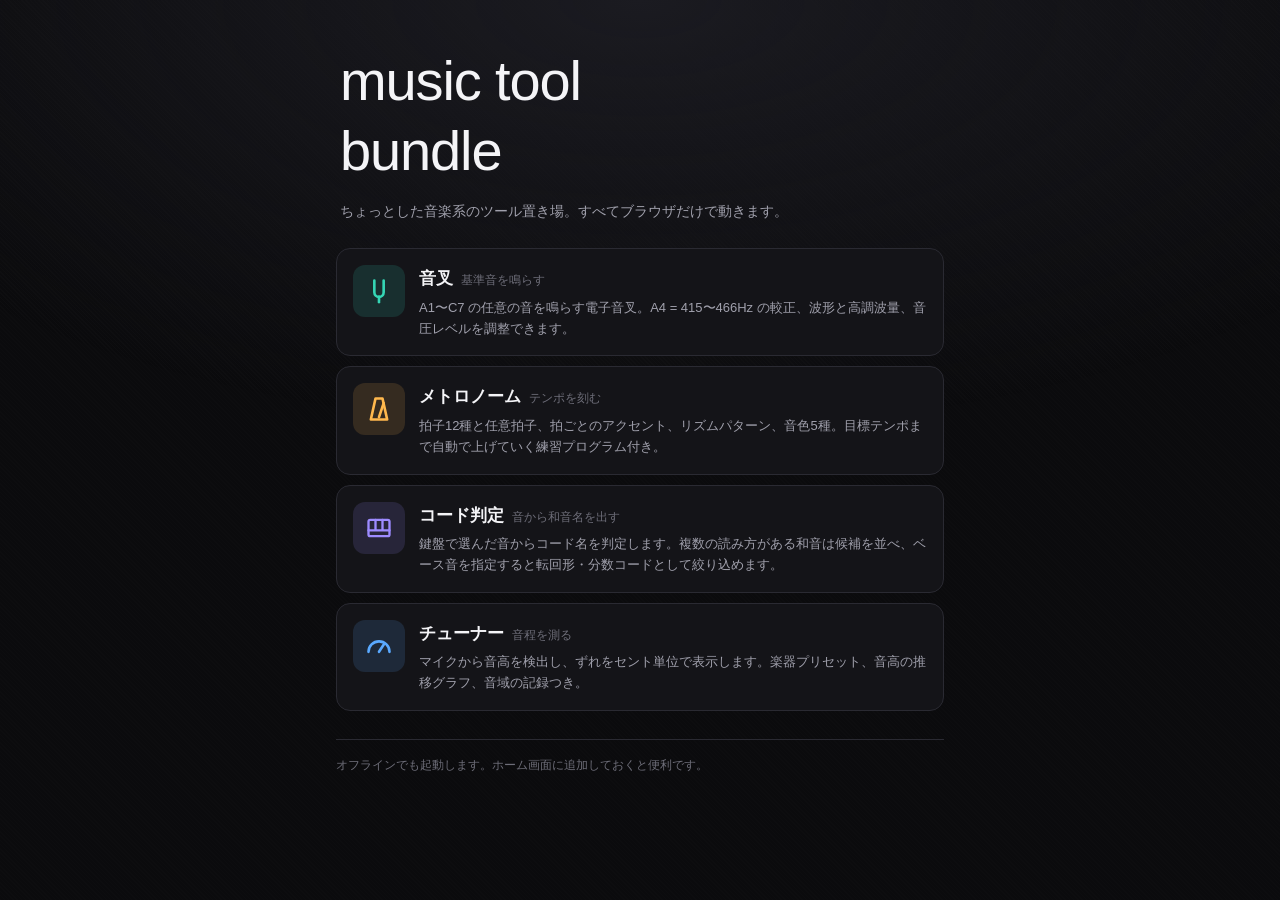
<file: index.html>
<!doctype html>
<html lang="ja">
  <head>
    <meta charset="utf-8" />
    <meta name="viewport" content="width=device-width, initial-scale=1, viewport-fit=cover" />
    <title>music tool bundle</title>
    <meta name="description" content="ちょっとした音楽系ツールをまとめたウェブアプリ。" />
    <meta name="theme-color" content="#0b0b0d" />
    <meta name="mobile-web-app-capable" content="yes" />
    <meta name="apple-mobile-web-app-status-bar-style" content="black-translucent" />
    <link rel="icon" href="./assets/favicon.svg" type="image/svg+xml" />
    <link rel="manifest" href="./manifest.webmanifest" />
    <link rel="stylesheet" href="./shared/css/base.css" />
    <link rel="stylesheet" href="./home.css" />
  </head>
  <body>
    <main class="shell">
      <header class="home-header">
        <h1>music&nbsp;tool<br />bundle</h1>
        <p>ちょっとした音楽系のツール置き場。すべてブラウザだけで動きます。</p>
      </header>

      <nav class="tool-list" id="tool-list" aria-label="ツール一覧"></nav>

      <footer class="home-footer">
        <p>オフラインでも起動します。ホーム画面に追加しておくと便利です。</p>
      </footer>
    </main>

    <script type="module">
      import { TOOLS } from './shared/js/registry.js';
      import { registerServiceWorker } from './shared/js/pwa.js';

      const list = document.getElementById('tool-list');

      list.replaceChildren(
        ...TOOLS.map((tool) => {
          const ready = tool.status === 'ready';
          const node = document.createElement(ready ? 'a' : 'div');
          node.className = 'tool-card';
          node.style.setProperty('--accent', tool.accent);
          node.dataset.status = tool.status;
          if (ready) node.href = tool.path;

          node.innerHTML = `
            <span class="tool-card__icon">${tool.icon}</span>
            <span class="tool-card__body">
              <span class="tool-card__title">
                ${tool.name}
                <small>${tool.tagline}</small>
                ${ready ? '' : '<em class="tool-card__badge">予定</em>'}
              </span>
              <span class="tool-card__desc">${tool.description}</span>
            </span>`;
          return node;
        })
      );

      registerServiceWorker();
    </script>
  </body>
</html>
</file>
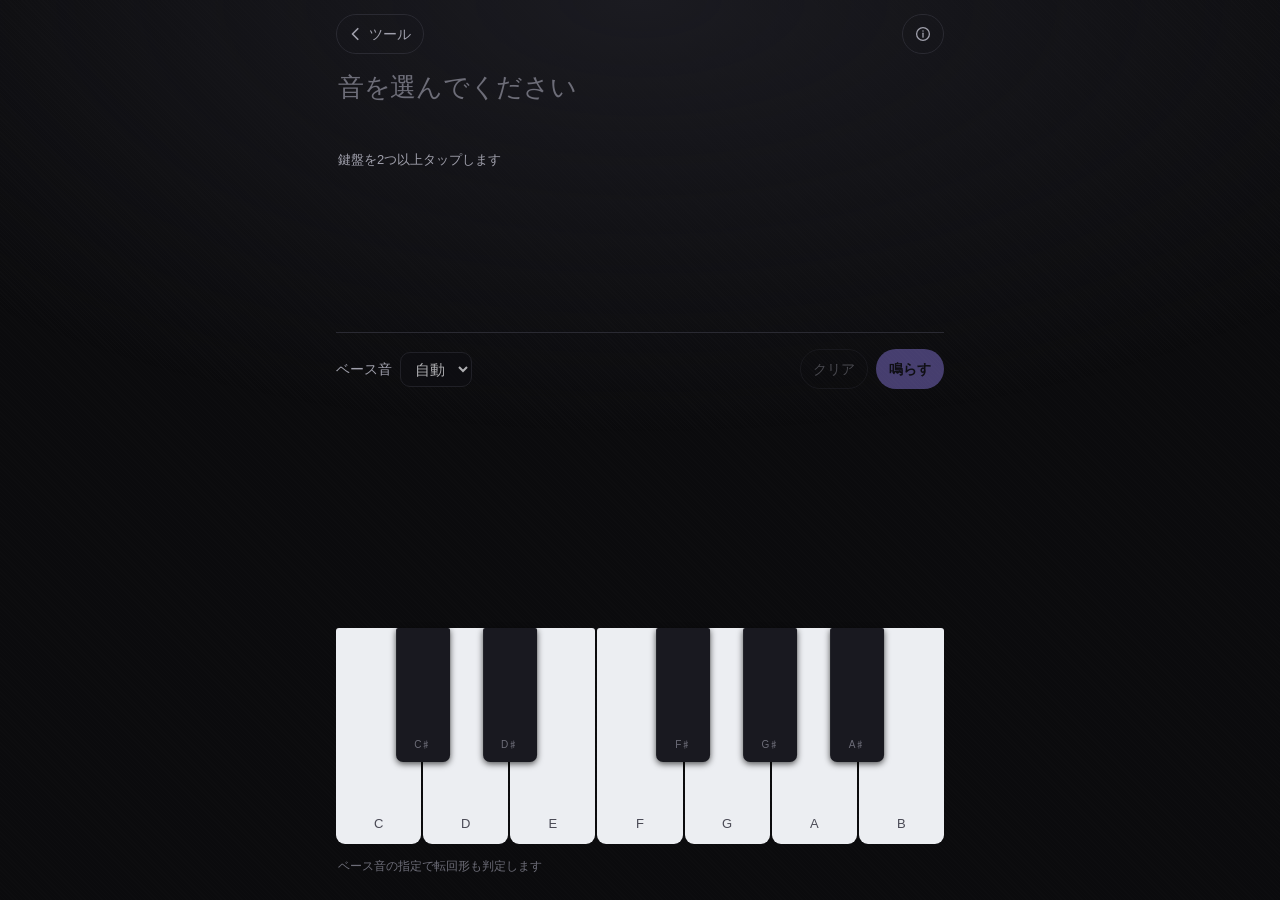
<file: tools/chord-finder/index.html>
<!doctype html>
<html lang="ja">
  <head>
    <meta charset="utf-8" />
    <meta name="viewport" content="width=device-width, initial-scale=1, viewport-fit=cover" />
    <title>コード判定 | music tool bundle</title>
    <meta name="description" content="鍵盤で選んだ音からコード名を判定します。" />
    <meta name="theme-color" content="#0b0b0d" />
    <meta name="mobile-web-app-capable" content="yes" />
    <meta name="apple-mobile-web-app-status-bar-style" content="black-translucent" />
    <link rel="icon" href="../../assets/favicon.svg" type="image/svg+xml" />
    <link rel="manifest" href="../../manifest.webmanifest" />
    <link rel="stylesheet" href="../../shared/css/base.css" />
    <link rel="stylesheet" href="./chord-finder.css" />
  </head>
  <body>
    <main class="shell">
      <header class="topbar">
        <a class="icon-button" href="../../" aria-label="ツール一覧へ戻る">
          <svg width="14" height="14" viewBox="0 0 16 16" fill="none" stroke="currentColor"
               stroke-width="2" stroke-linecap="round" stroke-linejoin="round" aria-hidden="true">
            <path d="M10 2 4 8l6 6" />
          </svg>
          ツール
        </a>
        <span class="topbar__spacer"></span>
        <button class="icon-button" id="info-button" type="button" aria-label="使い方">
          <svg width="16" height="16" viewBox="0 0 20 20" fill="none" stroke="currentColor"
               stroke-width="1.6" aria-hidden="true">
            <circle cx="10" cy="10" r="8" />
            <path d="M10 9v5" stroke-linecap="round" />
            <circle cx="10" cy="6.2" r="0.9" fill="currentColor" stroke="none" />
          </svg>
        </button>
      </header>

      <section class="result" aria-live="polite">
        <p class="result__name" id="chord-name">音を選んでください</p>
        <p class="result__note" id="chord-note">鍵盤を2つ以上タップします</p>
        <ul class="tones" id="tones"></ul>
      </section>

      <section class="alts" data-visible="false" id="alts-section">
        <p class="alts__label">ほかの解釈</p>
        <div class="alts__row" id="alts"></div>
      </section>

      <div class="actions">
        <label class="field__label" for="bass">ベース音</label>
        <select class="select" id="bass"></select>
        <span class="actions__spacer"></span>
        <button class="icon-button" id="clear" type="button">クリア</button>
        <button class="icon-button icon-button--accent" id="play" type="button">鳴らす</button>
      </div>

      <div class="keyboard" id="keyboard"></div>

      <p class="hint" id="hint">ベース音の指定で転回形も判定します</p>
    </main>

    <dialog id="info-dialog">
      <h2>使い方</h2>
      <ul>
        <li>鍵盤をタップして音を選ぶと、その和音の名前を判定します。もう一度タップで解除。</li>
        <li>選んだ音には、表示中のコードでの<strong>度数</strong>（R・3・5・♭7 など）が出ます。</li>
        <li>同じ音の集合でも複数の読み方があります（C6 と Am7 は同じ音）。
          「ほかの解釈」をタップすると、そちらの度数に切り替わります。</li>
        <li><strong>ベース音</strong>を指定すると転回形や分数コード（C/E など）として判定します。</li>
        <li><strong>鳴らす</strong>で和音を確認できます。</li>
      </ul>
      <h2>この画面について</h2>
      <p>
        コード名はオクターブの積み方では変わらず、「どの音名が含まれるか」と
        「ベースが何か」だけで決まります。そこで鍵盤は1オクターブだけにして、
        縦画面でも白鍵が指で押せる幅を確保しています。転回形はベース音の指定で表します。
      </p>
      <p>
        完全に一致するコードが無いときは、5度を省いた形として解釈できるものを探します
        （「5th省略」と表示）。
      </p>
      <button class="icon-button" id="info-close" type="button" autofocus>閉じる</button>
    </dialog>

    <script type="module" src="./chord-finder.js"></script>
  </body>
</html>
</file>
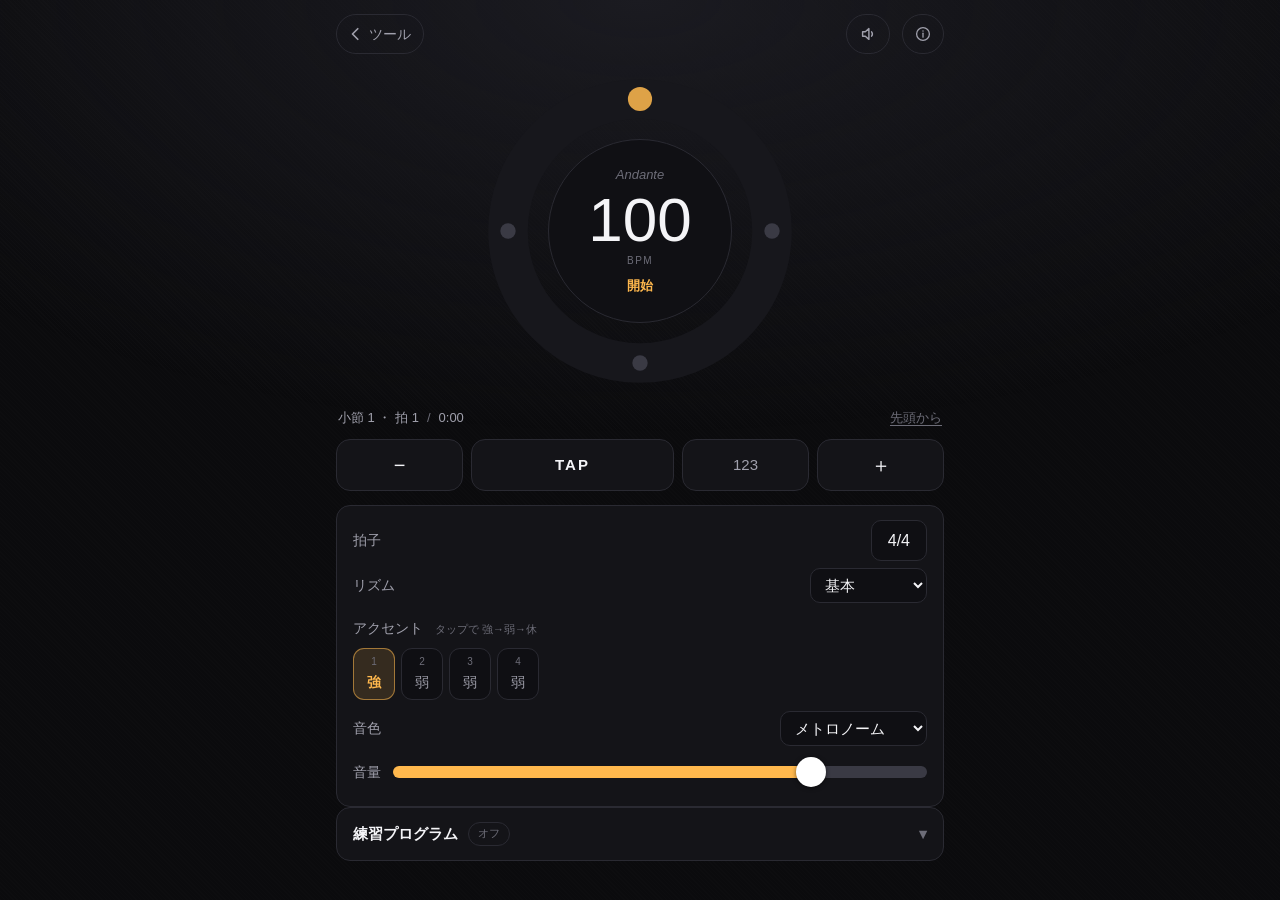
<file: tools/metronome/index.html>
<!doctype html>
<html lang="ja">
  <head>
    <meta charset="utf-8" />
    <meta name="viewport" content="width=device-width, initial-scale=1, viewport-fit=cover" />
    <title>メトロノーム | music tool bundle</title>
    <meta name="description" content="拍子・アクセント・リズムパターン・音色・練習プログラムを備えたメトロノーム。" />
    <meta name="theme-color" content="#0b0b0d" />
    <meta name="mobile-web-app-capable" content="yes" />
    <meta name="apple-mobile-web-app-status-bar-style" content="black-translucent" />
    <link rel="icon" href="../../assets/favicon.svg" type="image/svg+xml" />
    <link rel="manifest" href="../../manifest.webmanifest" />
    <link rel="stylesheet" href="../../shared/css/base.css" />
    <link rel="stylesheet" href="./metronome.css" />
  </head>
  <body>
    <main class="shell">
      <header class="topbar">
        <a class="icon-button" href="../../" aria-label="ツール一覧へ戻る">
          <svg width="14" height="14" viewBox="0 0 16 16" fill="none" stroke="currentColor"
               stroke-width="2" stroke-linecap="round" stroke-linejoin="round" aria-hidden="true">
            <path d="M10 2 4 8l6 6" />
          </svg>
          ツール
        </a>
        <span class="topbar__spacer"></span>
        <button class="icon-button" id="mute" type="button" aria-pressed="false" aria-label="消音">
          <svg width="18" height="18" viewBox="0 0 20 20" fill="none" stroke="currentColor"
               stroke-width="1.6" stroke-linecap="round" stroke-linejoin="round" aria-hidden="true">
            <path d="M4 7.5h3L11 4v12L7 12.5H4z" />
            <path class="mute-cross" d="M14 7.5 18 12M18 7.5 14 12" />
            <path class="mute-wave" d="M14 7.6a4 4 0 0 1 0 4.8" />
          </svg>
        </button>
        <button class="icon-button" id="info-button" type="button" aria-label="使い方">
          <svg width="16" height="16" viewBox="0 0 20 20" fill="none" stroke="currentColor"
               stroke-width="1.6" aria-hidden="true">
            <circle cx="10" cy="10" r="8" />
            <path d="M10 9v5" stroke-linecap="round" />
            <circle cx="10" cy="6.2" r="0.9" fill="currentColor" stroke="none" />
          </svg>
        </button>
      </header>

      <!-- 1小節を円に見立てたダイヤル。リングをなぞるとテンポ、中央で開始／停止 -->
      <div class="dial">
        <svg class="dial__ring" id="ring" viewBox="0 0 300 300" role="slider"
             tabindex="0" aria-label="テンポ" aria-valuemin="20" aria-valuemax="300"
             aria-valuenow="100" aria-valuetext="100 BPM">
          <circle class="dial__groove" cx="150" cy="150" r="120" />
          <g id="markers"></g>
        </svg>

        <button class="dial__center" id="transport" type="button" aria-pressed="false">
          <span class="dial__term" id="term">Moderato</span>
          <span class="dial__bpm" id="bpm">100</span>
          <span class="dial__unit">BPM</span>
          <span class="dial__action" id="transport-label">開始</span>
        </button>
      </div>

      <p class="readout">
        <span id="position">小節 1 ・ 拍 1</span>
        <span class="readout__sep">/</span>
        <span id="elapsed">0:00</span>
        <button class="linkish" id="rewind" type="button">先頭から</button>
      </p>

      <div class="tempo-row">
        <button class="step" id="bpm-down" type="button" aria-label="テンポを下げる">−</button>
        <button class="tap" id="tap" type="button">TAP</button>
        <button class="step step--alt" id="keypad-open" type="button" aria-label="数値で入力">123</button>
        <button class="step" id="bpm-up" type="button" aria-label="テンポを上げる">＋</button>
      </div>

      <section class="panel stack" aria-label="拍子とリズム">
        <div class="field">
          <span class="field__label">拍子</span>
          <button class="value-button" id="meter-open" type="button"><span id="meter-label">4/4</span></button>
        </div>

        <div class="field">
          <label class="field__label" for="pattern">リズム</label>
          <select class="select" id="pattern"></select>
        </div>

        <div class="accents">
          <span class="field__label">アクセント <small>タップで 強→弱→休</small></span>
          <div class="accents__row" id="accents"></div>
        </div>

        <div class="field">
          <label class="field__label" for="voice">音色</label>
          <select class="select" id="voice"></select>
        </div>

        <div class="field">
          <label class="field__label" for="volume">音量</label>
          <input class="slider" id="volume" type="range" min="0" max="100" step="1" value="80" />
        </div>
      </section>

      <details class="panel program">
        <summary>練習プログラム<span class="program__state" id="program-state">オフ</span></summary>
        <div class="stack">
          <p class="program__hint">
            決めた小節数を繰り返しながら、少しずつテンポを上げていきます。
          </p>
          <div class="field">
            <label class="field__label" for="program-on">有効にする</label>
            <input class="switch" id="program-on" type="checkbox" />
          </div>
          <div class="field">
            <label class="field__label" for="program-start">開始テンポ</label>
            <span><input class="number" id="program-start" type="number" min="20" max="300" value="90" /> BPM</span>
          </div>
          <div class="field">
            <label class="field__label" for="program-goal">目標テンポ</label>
            <span><input class="number" id="program-goal" type="number" min="20" max="300" value="120" /> BPM</span>
          </div>
          <div class="field">
            <label class="field__label" for="program-step">上げ幅</label>
            <span><input class="number" id="program-step" type="number" min="1" max="30" value="4" /> BPM</span>
          </div>
          <div class="field">
            <label class="field__label" for="program-bars">1段の小節数</label>
            <span><input class="number" id="program-bars" type="number" min="1" max="64" value="4" /> 小節</span>
          </div>
          <div class="field">
            <label class="field__label" for="program-repeats">繰り返し回数</label>
            <span><input class="number" id="program-repeats" type="number" min="1" max="32" value="2" /> 回</span>
          </div>
          <div class="field">
            <label class="field__label" for="program-countin">開始前のカウント</label>
            <input class="switch" id="program-countin" type="checkbox" checked />
          </div>
          <div class="field">
            <label class="field__label" for="program-bell">テンポが上がるときベル</label>
            <input class="switch" id="program-bell" type="checkbox" checked />
          </div>
          <p class="program__plan" id="program-plan"></p>
        </div>
      </details>
    </main>

    <!-- 拍子ダイアログ -->
    <dialog id="meter-dialog">
      <h2>拍子</h2>
      <div class="meter-grid" id="meter-grid"></div>
      <div class="field">
        <span class="field__label">任意の拍子</span>
        <span class="meter-custom">
          <label class="visually-hidden" for="beats">1小節の拍数</label>
          <select class="select" id="beats"></select>
          <span>/</span>
          <label class="visually-hidden" for="unit">拍の音価</label>
          <select class="select" id="unit">
            <option value="2">2</option>
            <option value="4">4</option>
            <option value="8">8</option>
            <option value="16">16</option>
          </select>
        </span>
      </div>
      <button class="icon-button" id="meter-close" type="button">閉じる</button>
    </dialog>

    <!-- テンキー -->
    <dialog id="keypad-dialog">
      <p class="keypad__display" id="keypad-display">100</p>
      <div class="keypad" id="keypad"></div>
      <p class="keypad__note">20〜300 BPM</p>
    </dialog>

    <dialog id="info-dialog">
      <h2>使い方</h2>
      <ul>
        <li>中央のボタンで開始／停止。リングを指でなぞるとテンポが変わります。</li>
        <li><strong>TAP</strong> を曲に合わせて数回叩くと、その速さに合わせます。<strong>123</strong> で数値入力。</li>
        <li><strong>BPM は拍子の下の数字（音価）1つあたりの数</strong>です。6/8 なら8分音符が1分間に何個か、を指します。</li>
        <li><strong>アクセント</strong>は拍ごとにタップして 強 → 弱 → 休 と切り替えます。6/8・9/8・12/8 を選ぶと3拍ずつの強拍が自動で入ります。</li>
        <li><strong>リズム</strong>は1拍の割り方です。スウィングは3連の真ん中を抜いた跳ねた形になります。</li>
        <li><strong>練習プログラム</strong>は、決めた小節数を繰り返しながら目標テンポまで自動で上げていきます。目標に届いたら停止します。</li>
        <li>キーボード：リングを選んで左右キーでテンポ、<kbd>Space</kbd> で開始／停止。</li>
      </ul>
      <h2>テンポがずれないしくみ</h2>
      <p>
        タイマーで直接鳴らすとリズムが揺れるため、少し先の音をオーディオ側の
        正確な時刻に予約しています。画面の描画が重くなってもテンポは狂いません。
      </p>
      <h2>できないこと</h2>
      <ul>
        <li>タブを離れるとブラウザがタイマーを止めるため、自動的に停止します（バックグラウンド再生は不可）。</li>
        <li>iPhone / iPad はサイレントスイッチが有効だと音が出ません。</li>
      </ul>
      <button class="icon-button" id="info-close" type="button" autofocus>閉じる</button>
    </dialog>

    <script type="module" src="./metronome.js"></script>
  </body>
</html>
</file>
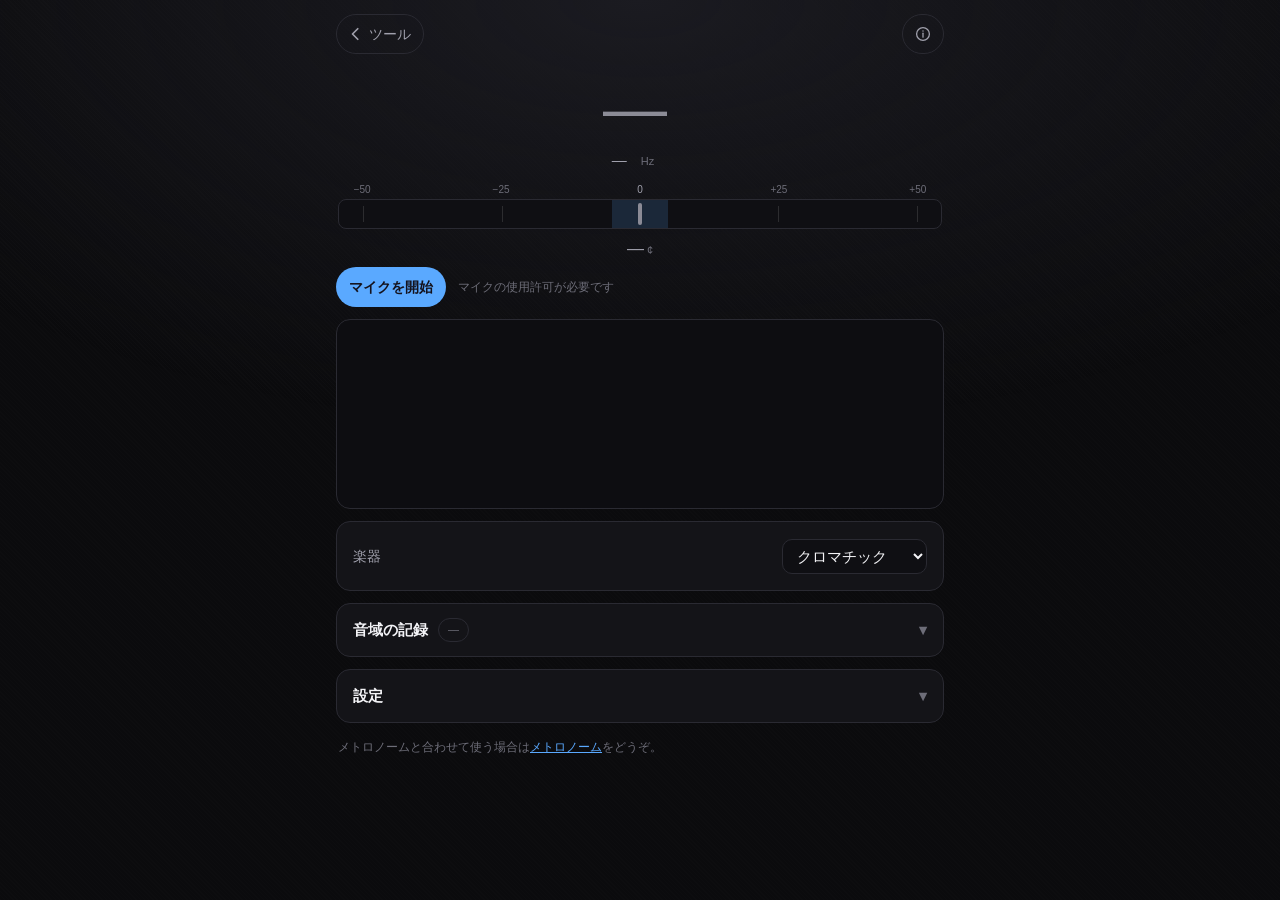
<file: tools/tuner/index.html>
<!doctype html>
<html lang="ja">
  <head>
    <meta charset="utf-8" />
    <meta name="viewport" content="width=device-width, initial-scale=1, viewport-fit=cover" />
    <title>チューナー | music tool bundle</title>
    <meta name="description" content="マイクから音高を検出し、ずれをセント単位で表示するチューナー。" />
    <meta name="theme-color" content="#0b0b0d" />
    <meta name="mobile-web-app-capable" content="yes" />
    <meta name="apple-mobile-web-app-status-bar-style" content="black-translucent" />
    <link rel="icon" href="../../assets/favicon.svg" type="image/svg+xml" />
    <link rel="manifest" href="../../manifest.webmanifest" />
    <link rel="stylesheet" href="../../shared/css/base.css" />
    <link rel="stylesheet" href="./tuner.css" />
  </head>
  <body>
    <main class="shell">
      <header class="topbar">
        <a class="icon-button" href="../../" aria-label="ツール一覧へ戻る">
          <svg width="14" height="14" viewBox="0 0 16 16" fill="none" stroke="currentColor"
               stroke-width="2" stroke-linecap="round" stroke-linejoin="round" aria-hidden="true">
            <path d="M10 2 4 8l6 6" />
          </svg>
          ツール
        </a>
        <span class="topbar__spacer"></span>
        <button class="icon-button" id="info-button" type="button" aria-label="使い方">
          <svg width="16" height="16" viewBox="0 0 20 20" fill="none" stroke="currentColor"
               stroke-width="1.6" aria-hidden="true">
            <circle cx="10" cy="10" r="8" />
            <path d="M10 9v5" stroke-linecap="round" />
            <circle cx="10" cy="6.2" r="0.9" fill="currentColor" stroke="none" />
          </svg>
        </button>
      </header>

      <section class="readout" id="readout" data-state="idle" aria-live="off">
        <p class="readout__note">
          <span id="note">—</span><span class="readout__solfege" id="solfege"></span>
        </p>
        <p class="readout__detail">
          <span id="freq">—</span><small> Hz</small>
          <span class="readout__target" id="target"></span>
        </p>

        <div class="meter">
          <!-- ラベル・目盛り・針はすべて同じ式で配置する（--at は -1〜1） -->
          <div class="meter__scale">
            <span style="--at: -1">−50</span>
            <span style="--at: -0.5">−25</span>
            <span class="meter__zero" style="--at: 0">0</span>
            <span style="--at: 0.5">+25</span>
            <span style="--at: 1">+50</span>
          </div>
          <div class="meter__track">
            <div class="meter__band"></div>
            <i class="meter__tick" style="--at: -1"></i>
            <i class="meter__tick" style="--at: -0.5"></i>
            <i class="meter__tick" style="--at: 0.5"></i>
            <i class="meter__tick" style="--at: 1"></i>
            <div class="meter__center"></div>
            <div class="meter__needle" id="needle"></div>
          </div>
          <p class="meter__cents"><span id="cents">—</span><small> ¢</small></p>
        </div>
      </section>

      <div class="actions">
        <button class="icon-button icon-button--accent" id="mic" type="button">マイクを開始</button>
        <span class="actions__status" id="status">マイクの使用許可が必要です</span>
      </div>

      <canvas class="graph" id="graph" aria-label="音高の推移"></canvas>

      <section class="panel" aria-label="楽器">
        <div class="field">
          <label class="field__label" for="instrument">楽器</label>
          <select class="select" id="instrument"></select>
        </div>
        <div class="strings" id="strings"></div>
      </section>

      <details class="panel range">
        <summary>音域の記録<span class="range__chip" id="range-chip">—</span></summary>
        <div class="stack">
          <p class="range__hint">安定して検出できた音の最低・最高を記録します。</p>
          <div class="range__grid">
            <div><span class="range__label">最低</span><span class="range__value" id="range-low">—</span></div>
            <div><span class="range__label">最高</span><span class="range__value" id="range-high">—</span></div>
            <div><span class="range__label">幅</span><span class="range__value" id="range-span">—</span></div>
          </div>
          <button class="icon-button" id="range-reset" type="button">記録をリセット</button>
        </div>
      </details>

      <details class="panel">
        <summary>設定</summary>
        <div class="stack">
          <div class="control control--stacked">
            <span class="control__label control__label--small" id="label-a4">
              A4 較正 <b id="a4-value">440.0Hz</b>
            </span>
            <input class="slider" id="a4" type="range" min="415" max="466" step="0.5" value="440"
                   aria-labelledby="label-a4" />
          </div>
          <div class="control control--stacked">
            <span class="control__label control__label--small" id="label-sensitivity">
              マイク感度 <b id="sensitivity-value">70%</b>
            </span>
            <input class="slider" id="sensitivity" type="range" min="0" max="100" step="1" value="70"
                   aria-labelledby="label-sensitivity" />
          </div>
          <div class="field">
            <label class="field__label" for="naming">音名表記</label>
            <select class="select" id="naming">
              <option value="en">英語（A4）</option>
              <option value="jp">英語＋階名（A4 ラ）</option>
            </select>
          </div>
        </div>
      </details>

      <p class="hint" id="hint">
        メトロノームと合わせて使う場合は<a href="../metronome/">メトロノーム</a>をどうぞ。
      </p>
    </main>

    <dialog id="info-dialog">
      <h2>使い方</h2>
      <ul>
        <li><strong>マイクを開始</strong>を押して許可すると、鳴っている音の高さを判定します。</li>
        <li>中央の目盛りが0に近いほど合っています。<strong>±5セント以内</strong>で色が変わります。</li>
        <li><strong>楽器</strong>を選ぶと、最寄りの開放弦に合わせて判定します。クロマチックなら最寄りの半音に合わせます。</li>
        <li>下のグラフは音高の推移です。ビブラートや音程のふらつきが見えます。</li>
        <li><strong>音域の記録</strong>は、安定して出せた最低音と最高音を残していきます。</li>
      </ul>
      <h2>精度について</h2>
      <p>
        FFT による自己相関から NSDF を求め、山を放物線で補間して音高を出しています。
        合成音での検証では、E2〜D6 の全半音で誤差 0.14 セント以内でした。
      </p>
      <h2>うまく測れないとき</h2>
      <ul>
        <li>周りが騒がしいと拾えません。<strong>マイク感度</strong>を下げると雑音を無視しやすくなります。</li>
        <li>マイクの許可はブラウザの設定から変更できます。</li>
        <li>タブを離れるとマイクは自動的に止まります。</li>
      </ul>
      <button class="icon-button" id="info-close" type="button" autofocus>閉じる</button>
    </dialog>

    <script type="module" src="./tuner.js"></script>
  </body>
</html>
</file>
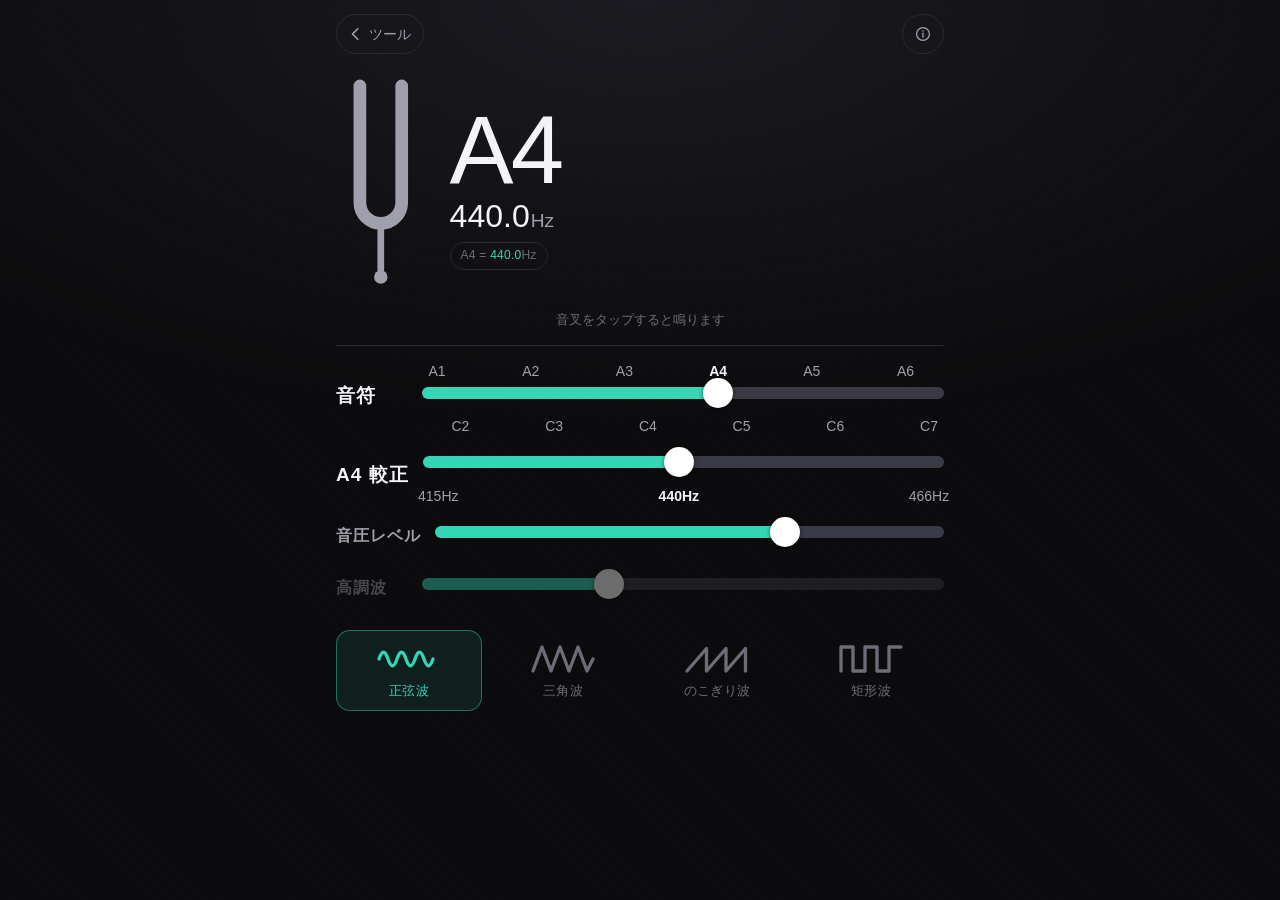
<file: tools/tuning-fork/index.html>
<!doctype html>
<html lang="ja">
  <head>
    <meta charset="utf-8" />
    <meta name="viewport" content="width=device-width, initial-scale=1, viewport-fit=cover" />
    <title>音叉 | music tool bundle</title>
    <meta name="description" content="A1〜C7 の基準音を鳴らす電子音叉。A4 較正・波形・高調波量を調整できます。" />
    <meta name="theme-color" content="#0b0b0d" />
    <meta name="mobile-web-app-capable" content="yes" />
    <meta name="apple-mobile-web-app-status-bar-style" content="black-translucent" />
    <link rel="icon" href="../../assets/favicon.svg" type="image/svg+xml" />
    <link rel="manifest" href="../../manifest.webmanifest" />
    <link rel="stylesheet" href="../../shared/css/base.css" />
    <link rel="stylesheet" href="./tuning-fork.css" />
  </head>
  <body>
    <main class="shell">
      <header class="topbar">
        <a class="icon-button" href="../../" aria-label="ツール一覧へ戻る">
          <svg width="14" height="14" viewBox="0 0 16 16" fill="none" stroke="currentColor"
               stroke-width="2" stroke-linecap="round" stroke-linejoin="round" aria-hidden="true">
            <path d="M10 2 4 8l6 6" />
          </svg>
          ツール
        </a>
        <span class="topbar__spacer"></span>
        <button class="icon-button" id="info-button" aria-label="使い方">
          <svg width="16" height="16" viewBox="0 0 20 20" fill="none" stroke="currentColor"
               stroke-width="1.6" aria-hidden="true">
            <circle cx="10" cy="10" r="8" />
            <path d="M10 9v5" stroke-linecap="round" />
            <circle cx="10" cy="6.2" r="0.9" fill="currentColor" stroke="none" />
          </svg>
        </button>
      </header>

      <button class="stage" id="toggle" type="button" aria-pressed="false">
        <span class="stage__fork" id="fork">
          <svg viewBox="0 0 120 300" fill="none" stroke="currentColor" aria-hidden="true">
            <g class="fork__prongs">
              <path d="M32 16 V172 A28 28 0 0 0 88 172 V16" stroke-width="17"
                    stroke-linecap="round" />
            </g>
            <path d="M60 200 V262" stroke-width="9" stroke-linecap="round" />
            <circle cx="60" cy="272" r="9" fill="currentColor" stroke="none" />
          </svg>
        </span>

        <span class="stage__readout">
          <span class="stage__note" id="note-name" aria-hidden="true">A4</span>
          <span class="stage__freq"><span id="frequency">440.0</span><small>Hz</small></span>
          <span class="stage__calibration">
            A4 = <span id="calibration-readout">440.0</span>Hz
          </span>
        </span>

        <span class="visually-hidden" id="toggle-label">音を鳴らす</span>
      </button>

      <p class="hint" id="hint">音叉をタップすると鳴ります</p>

      <section class="controls" aria-label="設定">
        <div class="control">
          <span class="control__label" id="label-note">音符</span>
          <div class="control__body">
            <div class="ticks" id="ticks-a"></div>
            <input class="slider" id="note" type="range" min="33" max="96" step="1" value="69"
                   aria-labelledby="label-note" aria-valuetext="A4 440.0Hz" />
            <div class="ticks" id="ticks-c"></div>
          </div>
        </div>

        <div class="control">
          <span class="control__label" id="label-calibration">A4 較正</span>
          <div class="control__body">
            <input class="slider" id="calibration" type="range" min="415" max="466" step="0.5"
                   value="440" aria-labelledby="label-calibration" aria-valuetext="440.0Hz" />
            <div class="ticks" id="ticks-calibration"></div>
          </div>
        </div>

        <div class="control">
          <span class="control__label control__label--small" id="label-volume">音圧レベル</span>
          <div class="control__body">
            <input class="slider" id="volume" type="range" min="0" max="100" step="1" value="70"
                   aria-labelledby="label-volume" />
          </div>
        </div>

        <div class="control" id="harmonics-control">
          <span class="control__label control__label--small" id="label-harmonics">高調波</span>
          <div class="control__body">
            <input class="slider" id="harmonics" type="range" min="0" max="100" step="1" value="35"
                   aria-labelledby="label-harmonics" />
          </div>
        </div>
      </section>

      <div class="waveforms" id="waveforms" role="radiogroup" aria-label="波形"></div>
    </main>

    <dialog id="info-dialog">
      <h2>使い方</h2>
      <ul>
        <li>中央の音叉をタップすると、選んだ音が鳴り続けます。もう一度タップで停止。</li>
        <li><strong>音符</strong>：A1〜C7 を半音単位で選びます。</li>
        <li><strong>A4 較正</strong>：基準ピッチを 415〜466Hz で変更します（バロックピッチや A=442 など）。</li>
        <li><strong>高調波</strong>：0% で純粋な正弦波、100% で選んだ波形そのものになります。正弦波を選んでいるときは効きません。</li>
        <li>キーボード：スライダーを選んで左右キーで微調整、音叉に <kbd>Space</kbd> で発音。</li>
      </ul>
      <h2>うまく鳴らないとき</h2>
      <ul>
        <li>iPhone / iPad はサイレントスイッチが有効だと音が出ません。</li>
        <li>設定は自動で保存され、オフラインでも起動します。</li>
      </ul>
      <button class="icon-button" id="info-close" autofocus>閉じる</button>
    </dialog>

    <script type="module" src="./tuning-fork.js"></script>
  </body>
</html>
</file>
<file: shared/css/base.css>
/* =========================================================================
   music_tool_bundle 共通スタイル
   デザイントークン + リセット + 画面シェル + フォームパーツ
   ========================================================================= */

:root {
  --bg: #0b0b0d;
  --bg-elev: #141418;
  --panel: #17171c;
  --line: #2a2a32;
  --text: #f4f4f7;
  --text-dim: #a0a0ac;
  --text-faint: #6d6d78;
  --accent: #3ddc6b;
  --track: #3a3a44;
  --thumb: #ffffff;
  --danger: #ff5a5a;

  --radius: 14px;
  --thumb-size: 30px;
  --shell-max: 640px;

  --font: -apple-system, BlinkMacSystemFont, 'Hiragino Sans', 'Noto Sans JP', 'Segoe UI',
    Roboto, sans-serif;
  --font-num: 'Helvetica Neue', Helvetica, Arial, sans-serif;

  color-scheme: dark;
}

*,
*::before,
*::after {
  box-sizing: border-box;
}

html,
body {
  margin: 0;
  padding: 0;
}

html {
  -webkit-text-size-adjust: 100%;
}

body {
  min-height: 100dvh;
  background: var(--bg);
  color: var(--text);
  font-family: var(--font);
  line-height: 1.6;
  overscroll-behavior-y: contain;
  -webkit-tap-highlight-color: transparent;
}

/* テクスチャ（元アプリの布目風背景の代わり）*/
body::before {
  content: '';
  position: fixed;
  inset: 0;
  pointer-events: none;
  z-index: -1;
  background:
    radial-gradient(120% 80% at 50% 0%, #1b1b21 0%, transparent 60%),
    repeating-linear-gradient(45deg, #ffffff03 0 1px, transparent 1px 3px);
}

h1,
h2,
h3 {
  line-height: 1.25;
  margin: 0;
  font-weight: 600;
}

a {
  color: inherit;
}

button {
  font: inherit;
  color: inherit;
}

/* ---------- 画面シェル ---------- */

.shell {
  width: 100%;
  max-width: var(--shell-max);
  margin: 0 auto;
  padding: max(12px, env(safe-area-inset-top)) 16px
    calc(24px + env(safe-area-inset-bottom));
}

.topbar {
  display: flex;
  align-items: center;
  gap: 12px;
  min-height: 44px;
}

.topbar__title {
  font-size: 15px;
  font-weight: 600;
  letter-spacing: 0.04em;
  color: var(--text-dim);
}

.topbar__spacer {
  flex: 1;
}

.icon-button {
  display: inline-flex;
  align-items: center;
  justify-content: center;
  gap: 6px;
  min-width: 40px;
  height: 40px;
  padding: 0 12px;
  border: 1px solid var(--line);
  border-radius: 999px;
  background: transparent;
  color: var(--text-dim);
  font-size: 14px;
  text-decoration: none;
  cursor: pointer;
  transition: color 0.15s, border-color 0.15s, background 0.15s;
}

.icon-button:hover {
  color: var(--text);
  border-color: #3d3d48;
}

.icon-button--accent {
  border-color: transparent;
  background: var(--accent);
  color: #14121c;
  font-weight: 600;
}

.icon-button--accent:hover {
  border-color: transparent;
  color: #14121c;
  filter: brightness(1.08);
}

.icon-button:disabled {
  opacity: 0.4;
  cursor: default;
}

.icon-button:focus-visible,
a:focus-visible,
button:focus-visible,
input:focus-visible {
  outline: 2px solid var(--accent);
  outline-offset: 2px;
}

/* ---------- スライダー ---------- */

.control {
  display: grid;
  grid-template-columns: minmax(72px, auto) 1fr;
  align-items: center;
  column-gap: 14px;
  padding: 6px 0;
}

.control--stacked {
  grid-template-columns: 1fr;
  row-gap: 2px;
}

.control__label {
  font-size: clamp(15px, 4.2vw, 19px);
  font-weight: 600;
  letter-spacing: 0.06em;
  color: var(--text);
}

.control__label--small {
  font-size: clamp(13px, 3.6vw, 16px);
  color: var(--text-dim);
}

.control__body {
  min-width: 0;
}

.control[data-disabled='true'] {
  opacity: 0.4;
}

.slider {
  --fill: 50%;
  width: 100%;
  margin: 0;
  height: var(--thumb-size);
  background: transparent;
  appearance: none;
  -webkit-appearance: none;
  cursor: pointer;
  touch-action: pan-y;
}

.slider::-webkit-slider-runnable-track {
  height: 12px;
  border-radius: 999px;
  background: linear-gradient(
    to right,
    var(--accent) 0 var(--fill),
    var(--track) var(--fill) 100%
  );
}

.slider::-webkit-slider-thumb {
  -webkit-appearance: none;
  width: var(--thumb-size);
  height: var(--thumb-size);
  margin-top: -9px;
  border-radius: 999px;
  background: var(--thumb);
  box-shadow: 0 1px 4px #0008;
}

.slider::-moz-range-track {
  height: 12px;
  border-radius: 999px;
  background: linear-gradient(
    to right,
    var(--accent) 0 var(--fill),
    var(--track) var(--fill) 100%
  );
}

.slider::-moz-range-thumb {
  width: var(--thumb-size);
  height: var(--thumb-size);
  border: none;
  border-radius: 999px;
  background: var(--thumb);
  box-shadow: 0 1px 4px #0008;
}

.slider:disabled {
  cursor: default;
}

/* 目盛り。--pos (0..1) を親から渡し、つまみ幅ぶんを差し引いて配置する */
.ticks {
  position: relative;
  height: 18px;
  font-family: var(--font-num);
  font-size: clamp(11px, 3vw, 14px);
  color: var(--text-dim);
  user-select: none;
}

.ticks__item {
  position: absolute;
  top: 0;
  left: calc(
    var(--thumb-size) / 2 + var(--pos) * (100% - var(--thumb-size))
  );
  transform: translateX(-50%);
  white-space: nowrap;
}

/* ---------- パネル・フォーム部品 ---------- */

.panel {
  padding: 14px 16px;
  border: 1px solid var(--line);
  border-radius: var(--radius);
  background: var(--bg-elev);
}

.field {
  display: flex;
  align-items: center;
  justify-content: space-between;
  gap: 12px;
  min-height: 40px;
}

.field__label {
  font-size: 14px;
  color: var(--text-dim);
  white-space: nowrap;
}

/* セグメント切り替え（ラジオ相当） */
.segmented {
  display: inline-flex;
  padding: 3px;
  border: 1px solid var(--line);
  border-radius: 999px;
  background: #0f0f13;
}

.segmented button {
  padding: 6px 13px;
  border: 0;
  border-radius: 999px;
  background: transparent;
  color: var(--text-faint);
  font-size: 14px;
  font-variant-numeric: tabular-nums;
  cursor: pointer;
  transition: background 0.15s, color 0.15s;
}

.segmented button[aria-checked='true'] {
  background: color-mix(in srgb, var(--accent) 24%, transparent);
  color: var(--text);
}

/* 数値・選択入力 */
.select {
  padding: 7px 10px;
  border: 1px solid var(--line);
  border-radius: 10px;
  background: #0f0f13;
  color: var(--text);
  font: inherit;
  font-size: 15px;
  font-variant-numeric: tabular-nums;
  cursor: pointer;
}

.number {
  width: 68px;
  padding: 7px 10px;
  border: 1px solid var(--line);
  border-radius: 10px;
  background: #0f0f13;
  color: var(--text);
  font: inherit;
  font-size: 15px;
  font-variant-numeric: tabular-nums;
  text-align: right;
}

/* トグルスイッチ */
.switch {
  position: relative;
  flex: none;
  width: 46px;
  height: 27px;
  margin: 0;
  border-radius: 999px;
  background: var(--track);
  appearance: none;
  -webkit-appearance: none;
  cursor: pointer;
  transition: background 0.18s;
}

.switch::after {
  content: '';
  position: absolute;
  top: 3px;
  left: 3px;
  width: 21px;
  height: 21px;
  border-radius: 999px;
  background: #fff;
  transition: transform 0.18s;
}

.switch:checked {
  background: var(--accent);
}

.switch:checked::after {
  transform: translateX(19px);
}

/* ---------- ダイアログ ---------- */

dialog {
  width: min(440px, calc(100vw - 32px));
  padding: 22px;
  border: 1px solid var(--line);
  border-radius: var(--radius);
  background: var(--panel);
  color: var(--text);
}

dialog::backdrop {
  background: #000000b8;
}

dialog h2 {
  font-size: 17px;
  margin-bottom: 10px;
}

dialog p,
dialog li {
  font-size: 14px;
  color: var(--text-dim);
}

dialog ul {
  margin: 0 0 14px;
  padding-left: 1.2em;
}

.visually-hidden {
  position: absolute;
  width: 1px;
  height: 1px;
  margin: -1px;
  padding: 0;
  overflow: hidden;
  clip-path: inset(50%);
  white-space: nowrap;
}

@media (prefers-reduced-motion: reduce) {
  *,
  *::before,
  *::after {
    animation-duration: 0.001ms !important;
    animation-iteration-count: 1 !important;
    transition-duration: 0.001ms !important;
  }
}
</file>
<file: home.css>
/* トップページ（ツール一覧） */

.home-header {
  padding: 34px 4px 26px;
}

.home-header h1 {
  font-family: var(--font-num);
  font-size: clamp(34px, 11vw, 56px);
  font-weight: 300;
  letter-spacing: -0.02em;
}

.home-header p {
  margin: 14px 0 0;
  font-size: 14px;
  color: var(--text-dim);
}

.tool-list {
  display: grid;
  gap: 10px;
}

.tool-card {
  display: grid;
  grid-template-columns: 52px 1fr;
  align-items: start;
  gap: 14px;
  padding: 16px;
  border: 1px solid var(--line);
  border-radius: var(--radius);
  background: var(--bg-elev);
  text-decoration: none;
  transition: border-color 0.15s, background 0.15s, transform 0.15s;
}

a.tool-card:hover {
  border-color: color-mix(in srgb, var(--accent) 55%, transparent);
  background: color-mix(in srgb, var(--accent) 8%, var(--bg-elev));
}

a.tool-card:active {
  transform: scale(0.995);
}

.tool-card[data-status='planned'] {
  opacity: 0.45;
}

.tool-card__icon {
  display: grid;
  place-items: center;
  width: 52px;
  height: 52px;
  border-radius: 12px;
  background: color-mix(in srgb, var(--accent) 14%, transparent);
  color: var(--accent);
}

.tool-card__icon svg {
  width: 28px;
  height: 28px;
}

.tool-card__body {
  display: grid;
  gap: 4px;
  min-width: 0;
}

.tool-card__title {
  display: flex;
  align-items: baseline;
  flex-wrap: wrap;
  gap: 8px;
  font-size: 17px;
  font-weight: 600;
}

.tool-card__title small {
  font-size: 12px;
  font-weight: 400;
  color: var(--text-faint);
}

.tool-card__badge {
  padding: 1px 7px;
  border: 1px solid var(--line);
  border-radius: 999px;
  font-size: 11px;
  font-style: normal;
  color: var(--text-faint);
}

.tool-card__desc {
  font-size: 13px;
  line-height: 1.65;
  color: var(--text-dim);
}

.home-footer {
  margin-top: 28px;
  padding-top: 16px;
  border-top: 1px solid var(--line);
  font-size: 12px;
  color: var(--text-faint);
}

.home-footer p {
  margin: 0;
}
</file>
<file: tools/chord-finder/chord-finder.css>
/* コード判定ツール固有のスタイル。音叉（青緑）・メトロノーム（琥珀）と分けて紫にする。 */

:root {
  --accent: #9d8bff;
  --key-white: #eceef2;
  --key-black: #191920;
  --key-ink: #16121f;
}

/* 鍵盤を画面下端に固定する。上の表示が伸び縮みしても鍵盤を動かさない */
.shell {
  display: flex;
  flex-direction: column;
  min-height: 100dvh;
}

/* ---------- 判定結果 ---------- */

.result {
  padding: 18px 2px 4px;
}

/*
 * 選択の有無で文字量が変わっても鍵盤の位置がずれないよう、
 * 可変になる箇所はあらかじめ高さを確保しておく。
 */
.result__name {
  margin: 0;
  min-height: clamp(40px, 13.2vw, 68px);
  font-family: var(--font-num);
  font-size: clamp(38px, 12.5vw, 64px);
  font-weight: 300;
  line-height: 1.05;
  letter-spacing: -0.01em;
  color: var(--text);
  overflow-wrap: anywhere;
}

.result__name[data-empty='true'] {
  font-size: clamp(19px, 5.6vw, 26px);
  color: var(--text-faint);
}

/* 文言が入れ替わっても高さが変わらないよう1行ぶんを確保する
   （どの文言も 320px 幅で1行に収まる長さにしてある） */
.result__note {
  margin: 8px 0 0;
  min-height: 1.7em;
  font-size: 13px;
  color: var(--text-dim);
}

/* 構成音（度数つき） */

/* 音数が増えても折り返して高さが変わらないよう、1行に固定して横スクロールさせる */
.tones {
  display: flex;
  flex-wrap: nowrap;
  gap: 6px;
  height: 54px;
  margin: 10px 0 0;
  padding: 0;
  overflow-x: auto;
  overscroll-behavior-x: contain;
  list-style: none;
  scrollbar-width: none;
}

.tones::-webkit-scrollbar,
.alts__row::-webkit-scrollbar {
  display: none;
}

.tone {
  display: grid;
  align-content: center;
  justify-items: center;
  gap: 1px;
  flex: none;
  min-width: 46px;
  padding: 5px 8px 6px;
  border: 1px solid var(--line);
  border-radius: 11px;
  background: var(--bg-elev);
}

.tone[data-bass='true'] {
  border-color: color-mix(in srgb, var(--accent) 60%, transparent);
  background: color-mix(in srgb, var(--accent) 14%, transparent);
}

.tone__degree {
  font-size: 10px;
  letter-spacing: 0.04em;
  color: var(--accent);
}

.tone__name {
  font-family: var(--font-num);
  font-size: 17px;
  color: var(--text);
}

/* ---------- ほかの解釈 ---------- */

/* 候補が無いときも場所だけ空けておく（鍵盤を動かさないため） */
.alts {
  margin-top: 12px;
}

.alts[data-visible='false'] {
  visibility: hidden;
}

.alts__label {
  margin: 0 0 6px;
  font-size: 12px;
  color: var(--text-faint);
}

/* 候補が0件でも高さを保つ（visibility だけでは中身が空で潰れてしまう） */
.alts__row {
  display: flex;
  align-items: center;
  flex-wrap: nowrap;
  gap: 6px;
  height: 37px;
  overflow-x: auto;
  overscroll-behavior-x: contain;
  scrollbar-width: none;
}

.alt {
  flex: none;
  padding: 6px 12px;
  border: 1px solid var(--line);
  border-radius: 999px;
  background: transparent;
  color: var(--text-dim);
  font-family: var(--font-num);
  font-size: 14px;
  cursor: pointer;
  transition: color 0.12s, border-color 0.12s, background 0.12s;
}

.alt[aria-current='true'] {
  border-color: color-mix(in srgb, var(--accent) 55%, transparent);
  background: color-mix(in srgb, var(--accent) 14%, transparent);
  color: var(--text);
}

/* ---------- 操作列 ---------- */

.actions {
  display: flex;
  align-items: center;
  gap: 8px;
  margin: 18px 0 14px;
  padding-top: 16px;
  border-top: 1px solid var(--line);
}

.actions__spacer {
  flex: 1;
}

/* ---------- 鍵盤 ---------- */

/* margin-top: auto で下端に寄せる。画面が高いときは余白が上に集まる */
.keyboard {
  position: relative;
  display: flex;
  flex: none;
  gap: 2px;
  height: clamp(170px, 24dvh, 220px);
  margin-top: auto;
  touch-action: manipulation;
}

.key {
  position: relative;
  display: grid;
  align-content: end;
  justify-items: center;
  gap: 3px;
  padding-bottom: 9px;
  border: 0;
  cursor: pointer;
  transition: background 0.1s;
}

.key--white {
  flex: 1;
  min-width: 0;
  border-radius: 3px 3px 9px 9px;
  background: var(--key-white);
  color: #4a4a55;
}

.key--black {
  position: absolute;
  top: 0;
  z-index: 2;
  width: calc(100% / 7 * 0.62);
  height: 62%;
  transform: translateX(-50%);
  border-radius: 2px 2px 7px 7px;
  background: var(--key-black);
  color: var(--text-faint);
  box-shadow: 0 2px 6px #000a;
}

.key[data-on='true'] {
  background: var(--accent);
  color: var(--key-ink);
}

.key--black[data-on='true'] {
  background: color-mix(in srgb, var(--accent) 82%, #000);
  color: var(--key-ink);
}

/* ベース音は下端の帯で示す */
.key[data-bass='true']::after {
  content: '';
  position: absolute;
  bottom: 5px;
  width: 40%;
  height: 3px;
  border-radius: 999px;
  background: var(--key-ink);
}

.key__degree {
  min-height: 12px;
  font-size: 11px;
  font-weight: 700;
  letter-spacing: 0.02em;
}

.key__name {
  font-family: var(--font-num);
  font-size: clamp(10px, 3vw, 13px);
}

.key--black .key__name {
  font-size: 10px;
}

.key:focus-visible {
  outline: 2px solid var(--accent);
  outline-offset: -3px;
}

/* 文言の長さで鍵盤が動かないよう1行ぶん確保する */
.hint {
  margin: 12px 2px 0;
  min-height: 1.7em;
  font-size: 12px;
  line-height: 1.7;
  color: var(--text-faint);
}
</file>
<file: tools/metronome/metronome.css>
/* メトロノーム固有のスタイル。アクセントは音叉ツールと変えて琥珀色にする。 */

:root {
  --accent: #ffb84d;
}

.stack {
  display: grid;
  gap: 4px;
}

/* ---------- テンポダイヤル ---------- */

.dial {
  position: relative;
  width: min(330px, 80vw);
  aspect-ratio: 1;
  margin: 10px auto 0;
}

.dial__ring {
  display: block;
  width: 100%;
  height: 100%;
  touch-action: none;
  cursor: ew-resize;
}

.dial__ring:focus-visible {
  outline: 2px solid var(--accent);
  outline-offset: 4px;
  border-radius: 50%;
}

.dial__groove {
  fill: none;
  stroke: #17171c;
  stroke-width: 36;
}

.marker {
  fill: var(--track);
  transition: fill 0.15s;
}

.marker[data-accent='S'] {
  fill: color-mix(in srgb, var(--accent) 75%, #7a6034);
}

.marker[data-accent='R'] {
  fill: #26262c;
}

.marker[data-current='true'] {
  fill: #fff;
}

.dial__center {
  position: absolute;
  inset: 22%;
  display: grid;
  align-content: center;
  justify-items: center;
  gap: 1px;
  border: 1px solid var(--line);
  border-radius: 50%;
  background: #101014;
  cursor: pointer;
  touch-action: manipulation;
}

.dial__center:focus-visible {
  outline: 2px solid var(--accent);
  outline-offset: 3px;
}

.dial__term {
  font-size: clamp(11px, 3.2vw, 13px);
  font-style: italic;
  color: var(--text-faint);
}

.dial__bpm {
  font-family: var(--font-num);
  font-size: clamp(42px, 14vw, 62px);
  font-weight: 300;
  line-height: 1.05;
  font-variant-numeric: tabular-nums;
}

.dial__unit {
  font-size: 10px;
  letter-spacing: 0.14em;
  color: var(--text-faint);
}

.dial__action {
  margin-top: 6px;
  font-size: 13px;
  font-weight: 600;
  color: var(--accent);
}

.dial__center[aria-pressed='true'] {
  border-color: color-mix(in srgb, var(--accent) 50%, transparent);
}

/* ---------- 読み取り値とテンポ操作 ---------- */

.readout {
  display: flex;
  align-items: center;
  gap: 8px;
  margin: 12px 2px 10px;
  font-size: 13px;
  color: var(--text-dim);
  font-variant-numeric: tabular-nums;
}

.readout__sep {
  color: var(--text-faint);
}

.linkish {
  margin-left: auto;
  padding: 0;
  border: 0;
  background: none;
  color: var(--text-faint);
  font-size: 13px;
  text-decoration: underline;
  text-underline-offset: 3px;
  cursor: pointer;
}

.tempo-row {
  display: grid;
  grid-template-columns: 1fr 1.6fr 1fr 1fr;
  gap: 8px;
  margin-bottom: 14px;
}

.step,
.tap {
  height: 52px;
  border: 1px solid var(--line);
  border-radius: 14px;
  background: var(--bg-elev);
  color: var(--text);
  font-size: 20px;
  cursor: pointer;
  touch-action: manipulation;
  transition: background 0.12s, border-color 0.12s;
}

.tap {
  font-size: 15px;
  font-weight: 600;
  letter-spacing: 0.14em;
}

.step--alt {
  font-size: 15px;
  color: var(--text-dim);
}

.step:active,
.tap:active {
  background: color-mix(in srgb, var(--accent) 16%, var(--bg-elev));
  border-color: color-mix(in srgb, var(--accent) 45%, transparent);
}

/* ---------- 拍子・アクセント ---------- */

.value-button {
  padding: 7px 16px;
  border: 1px solid var(--line);
  border-radius: 10px;
  background: #0f0f13;
  color: var(--text);
  font-size: 16px;
  font-variant-numeric: tabular-nums;
  cursor: pointer;
}

.accents {
  display: grid;
  gap: 8px;
  padding: 8px 0 4px;
}

.accents .field__label small {
  margin-left: 8px;
  font-size: 11px;
  color: var(--text-faint);
}

.accents__row {
  display: flex;
  flex-wrap: wrap;
  gap: 6px;
}

.accent {
  display: grid;
  justify-items: center;
  gap: 1px;
  width: 42px;
  padding: 5px 0 6px;
  border: 1px solid var(--line);
  border-radius: 11px;
  background: #0f0f13;
  cursor: pointer;
  transition: border-color 0.12s, background 0.12s, opacity 0.12s;
}

.accent__beat {
  font-size: 10px;
  color: var(--text-faint);
  font-variant-numeric: tabular-nums;
}

.accent__mark {
  font-size: 14px;
  color: var(--text-dim);
}

.accent[data-accent='S'] {
  border-color: color-mix(in srgb, var(--accent) 55%, transparent);
  background: color-mix(in srgb, var(--accent) 14%, transparent);
}

.accent[data-accent='S'] .accent__mark {
  color: var(--accent);
  font-weight: 700;
}

.accent[data-accent='R'] {
  opacity: 0.45;
}

/* ---------- 練習プログラム ---------- */

.program summary {
  display: flex;
  align-items: center;
  gap: 10px;
  font-size: 15px;
  font-weight: 600;
  cursor: pointer;
  list-style: none;
}

.program summary::-webkit-details-marker {
  display: none;
}

.program summary::after {
  content: '▾';
  margin-left: auto;
  color: var(--text-faint);
  transition: transform 0.15s;
}

.program[open] summary::after {
  transform: rotate(180deg);
}

.program__state {
  padding: 2px 9px;
  border: 1px solid var(--line);
  border-radius: 999px;
  font-size: 11px;
  font-weight: 400;
  color: var(--text-faint);
  font-variant-numeric: tabular-nums;
}

.program .stack {
  margin-top: 10px;
}

.program__hint,
.program__plan {
  margin: 0;
  font-size: 12px;
  line-height: 1.7;
  color: var(--text-faint);
}

.program__plan {
  margin-top: 8px;
  padding-top: 10px;
  border-top: 1px solid var(--line);
  color: var(--text-dim);
}

/* ---------- ダイアログの中身 ---------- */

.meter-grid {
  display: grid;
  grid-template-columns: repeat(4, 1fr);
  gap: 8px;
  margin-bottom: 18px;
}

.meter-chip {
  display: grid;
  align-content: center;
  justify-items: center;
  aspect-ratio: 1;
  border: 1px solid var(--line);
  border-radius: 14px;
  background: #0f0f13;
  font-family: var(--font-num);
  font-size: 17px;
  line-height: 1.1;
  cursor: pointer;
}

.meter-chip span:first-child {
  padding-bottom: 2px;
  border-bottom: 1px solid currentColor;
}

.meter-chip[aria-current='true'] {
  border-color: color-mix(in srgb, var(--accent) 60%, transparent);
  background: color-mix(in srgb, var(--accent) 15%, transparent);
  color: var(--accent);
}

.meter-custom {
  display: flex;
  align-items: center;
  gap: 8px;
  color: var(--text-dim);
}

#meter-dialog .field {
  padding-top: 4px;
  border-top: 1px solid var(--line);
}

#meter-close,
#info-close {
  margin-top: 18px;
}

.keypad__display {
  margin: 0 0 16px;
  font-family: var(--font-num);
  font-size: 44px;
  font-weight: 300;
  text-align: right;
  font-variant-numeric: tabular-nums;
  color: var(--text-faint);
}

.keypad__display[data-editing='true'] {
  color: var(--text);
}

.keypad {
  display: grid;
  grid-template-columns: repeat(3, 1fr);
  gap: 10px;
}

.key {
  height: 56px;
  border: 1px solid var(--line);
  border-radius: 14px;
  background: #0f0f13;
  color: var(--text);
  font-family: var(--font-num);
  font-size: 21px;
  cursor: pointer;
}

.key:active {
  background: #17171d;
}

.key--clear,
.key--ok {
  font-family: var(--font);
  font-size: 15px;
}

.key--ok {
  border-color: transparent;
  background: var(--accent);
  color: #1a1206;
  font-weight: 700;
}

.keypad__note {
  margin: 12px 0 0;
  text-align: center;
  font-size: 12px;
  color: var(--text-faint);
}

/* 消音ボタンのアイコン切り替え */
#mute .mute-cross {
  display: none;
}

#mute[data-muted='true'] .mute-cross {
  display: inline;
}

#mute[data-muted='true'] .mute-wave {
  display: none;
}

#mute[data-muted='true'] {
  color: var(--danger);
  border-color: color-mix(in srgb, var(--danger) 40%, transparent);
}
</file>
<file: tools/tuner/tuner.css>
/* チューナー固有のスタイル。他ツールと分けて青にする。 */

:root {
  --accent: #5aa9ff;
  --off: #8b8b96;
}

.stack {
  display: grid;
  gap: 6px;
}

/* ---------- 読み取り部 ---------- */

/* 検出のたびに文字が入れ替わるので、高さは全部固定して要素を動かさない */
.readout {
  padding: 14px 2px 6px;
  text-align: center;
}

.readout__note {
  display: flex;
  align-items: baseline;
  justify-content: center;
  gap: 10px;
  height: 78px;
  margin: 0;
  font-family: var(--font-num);
  font-size: 64px;
  font-weight: 300;
  line-height: 1.2;
  color: var(--off);
  transition: color 0.15s;
}

.readout__solfege {
  font-family: var(--font);
  font-size: 20px;
  color: var(--text-faint);
}

.readout[data-state='off'] .readout__note {
  color: var(--text);
}

.readout[data-state='in-tune'] .readout__note {
  color: var(--accent);
}

.readout__detail {
  display: flex;
  align-items: baseline;
  justify-content: center;
  gap: 14px;
  height: 20px;
  margin: 0;
  font-family: var(--font-num);
  font-size: 15px;
  color: var(--text-dim);
  font-variant-numeric: tabular-nums;
}

.readout__detail small {
  font-size: 11px;
  color: var(--text-faint);
}

.readout__target {
  font-size: 12px;
  color: var(--text-faint);
}

/* ---------- セントメーター ---------- */

.meter {
  margin-top: 14px;
}

/*
 * ラベル・目盛り・針は同じ式 left: calc(50% + --at * 46%) で置く。
 * 別々に配置すると、目盛りの数字と針の位置が食い違って読み違える。
 */
.meter__scale {
  position: relative;
  height: 13px;
  font-family: var(--font-num);
  font-size: 10px;
  color: var(--text-faint);
}

.meter__scale span {
  position: absolute;
  left: calc(50% + var(--at) * 46%);
  transform: translateX(-50%);
}

.meter__zero {
  color: var(--text-dim);
}

.meter__tick {
  position: absolute;
  top: 6px;
  bottom: 6px;
  left: calc(50% + var(--at) * 46%);
  width: 1px;
  background: #ffffff1f;
}

.meter__track {
  position: relative;
  height: 30px;
  margin-top: 4px;
  border: 1px solid var(--line);
  border-radius: 8px;
  background: #0f0f13;
  overflow: hidden;
}

/* ±5セントの許容帯。針の座標系（±50¢ = ±46%）に合わせる */
.meter__band {
  position: absolute;
  top: 0;
  bottom: 0;
  left: calc(50% - 4.6%);
  width: 9.2%;
  background: color-mix(in srgb, var(--accent) 16%, transparent);
}

.meter__center {
  position: absolute;
  top: 4px;
  bottom: 4px;
  left: 50%;
  width: 1px;
  background: #ffffff33;
}

/*
 * --offset は -1〜1（±50セント）。transform の % は自分自身の幅が基準に
 * なってしまうので、位置はトラック幅が基準になる left で決める。
 */
.meter__needle {
  --offset: 0;
  position: absolute;
  top: 3px;
  bottom: 3px;
  left: calc(50% + var(--offset) * 46%);
  width: 4px;
  border-radius: 999px;
  background: var(--off);
  transform: translateX(-50%);
  transition: left 0.08s linear, background 0.15s;
}

.readout[data-state='in-tune'] .meter__needle {
  background: var(--accent);
  box-shadow: 0 0 10px color-mix(in srgb, var(--accent) 70%, transparent);
}

.readout[data-state='off'] .meter__needle {
  background: var(--text);
}

.meter__cents {
  height: 22px;
  margin: 6px 0 0;
  font-family: var(--font-num);
  font-size: 17px;
  color: var(--text-dim);
  font-variant-numeric: tabular-nums;
}

.meter__cents small {
  font-size: 11px;
  color: var(--text-faint);
}

.readout[data-state='in-tune'] .meter__cents {
  color: var(--accent);
}

/* ---------- 操作 ---------- */

.actions {
  display: flex;
  align-items: center;
  gap: 12px;
  margin: 4px 0 12px;
}

.actions__status {
  flex: 1;
  min-width: 0;
  font-size: 12px;
  line-height: 1.5;
  color: var(--text-faint);
}

/* ---------- グラフ ---------- */

.graph {
  display: block;
  width: 100%;
  height: clamp(140px, 22dvh, 190px);
  border: 1px solid var(--line);
  border-radius: var(--radius);
  background: #0d0d11;
}

/* ---------- 楽器 ---------- */

.panel {
  margin-top: 12px;
}

.strings {
  display: flex;
  flex-wrap: wrap;
  gap: 6px;
  margin-top: 10px;
}

.strings[data-empty='true'] {
  display: none;
}

.string {
  padding: 5px 11px;
  border: 1px solid var(--line);
  border-radius: 999px;
  font-family: var(--font-num);
  font-size: 14px;
  color: var(--text-faint);
  transition: color 0.12s, border-color 0.12s, background 0.12s;
}

.string[data-active='true'] {
  border-color: color-mix(in srgb, var(--accent) 55%, transparent);
  background: color-mix(in srgb, var(--accent) 14%, transparent);
  color: var(--accent);
}

/* ---------- 音域 ---------- */

.range summary,
.panel > summary {
  display: flex;
  align-items: center;
  gap: 10px;
  font-size: 15px;
  font-weight: 600;
  cursor: pointer;
  list-style: none;
}

.panel > summary::-webkit-details-marker {
  display: none;
}

.panel > summary::after {
  content: '▾';
  margin-left: auto;
  color: var(--text-faint);
  transition: transform 0.15s;
}

.panel[open] > summary::after {
  transform: rotate(180deg);
}

.range__chip {
  padding: 2px 9px;
  border: 1px solid var(--line);
  border-radius: 999px;
  font-family: var(--font-num);
  font-size: 11px;
  font-weight: 400;
  color: var(--text-faint);
}

.range__hint {
  margin: 10px 0 0;
  font-size: 12px;
  color: var(--text-faint);
}

.range__grid {
  display: grid;
  grid-template-columns: repeat(3, 1fr);
  gap: 8px;
  margin: 10px 0;
}

.range__grid > div {
  display: grid;
  gap: 2px;
  padding: 8px 10px;
  border: 1px solid var(--line);
  border-radius: 10px;
  background: #0f0f13;
}

.range__label {
  font-size: 10px;
  color: var(--text-faint);
}

.range__value {
  font-size: 13px;
  color: var(--text);
}

.panel .stack {
  margin-top: 10px;
}

.hint {
  margin: 14px 2px 0;
  font-size: 12px;
  line-height: 1.7;
  color: var(--text-faint);
}

.hint a {
  color: var(--accent);
}
</file>
<file: tools/tuning-fork/tuning-fork.css>
/* 音叉ツール固有のスタイル。アクセントはメトロノーム（琥珀）と分けて青緑にする。 */

:root {
  --accent: #35d6b5;
}

/* ---------- ステージ（音叉と読み取り値） ---------- */

.stage {
  display: grid;
  grid-template-columns: auto minmax(0, 1fr);
  align-items: center;
  gap: clamp(14px, 5vw, 32px);
  width: 100%;
  padding: 18px 0 6px;
  border: 0;
  background: none;
  text-align: left;
  cursor: pointer;
  touch-action: manipulation;
}

.stage__readout {
  display: grid;
  justify-items: start;
  gap: 2px;
  min-width: 0;
}

.stage__note,
.stage__freq {
  font-family: var(--font-num);
  font-weight: 300;
  line-height: 1;
  color: var(--text);
  font-variant-numeric: tabular-nums;
}

.stage__note {
  font-size: clamp(52px, 17vw, 96px);
  letter-spacing: -0.03em;
}

.stage__freq {
  font-size: clamp(19px, 5.8vw, 32px);
  white-space: nowrap;
}

.stage__freq small {
  margin-left: 1px;
  font-size: 0.6em;
  color: var(--text-dim);
}

.stage__calibration {
  margin-top: 8px;
  padding: 3px 10px;
  border: 1px solid var(--line);
  border-radius: 999px;
  font-family: var(--font-num);
  font-size: 12px;
  letter-spacing: 0.02em;
  color: var(--text-faint);
  font-variant-numeric: tabular-nums;
}

.stage__calibration span {
  color: var(--accent);
}

.stage__fork {
  display: block;
  color: var(--text-dim);
  transition: color 0.25s ease;
}

.stage__fork svg {
  display: block;
  height: clamp(148px, 26dvh, 224px);
  width: auto;
  filter: drop-shadow(0 0 0 transparent);
  transition: filter 0.25s ease;
}

.stage:focus-visible {
  outline: 2px solid var(--accent);
  outline-offset: 6px;
  border-radius: var(--radius);
}

/* 発音中の演出 */
.stage[aria-pressed='true'] .stage__fork {
  color: var(--accent);
}

.stage[aria-pressed='true'] .stage__fork svg {
  filter: drop-shadow(0 0 16px color-mix(in srgb, var(--accent) 55%, transparent));
}

.stage[aria-pressed='true'] .fork__prongs {
  transform-origin: 60px 200px;
  animation: fork-vibrate 0.11s linear infinite alternate;
}

@keyframes fork-vibrate {
  from {
    transform: scaleX(0.985) translateX(-0.6px);
  }
  to {
    transform: scaleX(1.015) translateX(0.6px);
  }
}

.hint {
  margin: 6px 0 14px;
  text-align: center;
  font-size: 13px;
  color: var(--text-faint);
  min-height: 1.4em;
}

/* ---------- コントロール ---------- */

.controls {
  display: grid;
  gap: 2px;
  padding: 8px 0 4px;
  border-top: 1px solid var(--line);
}

.ticks__item[data-active='true'] {
  color: var(--text);
  font-weight: 600;
}

/* ---------- 波形選択 ---------- */

.waveforms {
  display: grid;
  grid-template-columns: repeat(4, 1fr);
  gap: 8px;
  margin-top: 14px;
}

.waveform {
  display: grid;
  justify-items: center;
  gap: 4px;
  padding: 10px 2px 8px;
  border: 1px solid transparent;
  border-radius: var(--radius);
  background: transparent;
  color: var(--text-faint);
  cursor: pointer;
  transition: color 0.15s, background 0.15s, border-color 0.15s;
}

.waveform:hover {
  color: var(--text-dim);
}

.waveform[aria-checked='true'] {
  border-color: color-mix(in srgb, var(--accent) 45%, transparent);
  background: color-mix(in srgb, var(--accent) 10%, transparent);
  color: var(--accent);
}

.waveform svg {
  width: min(100%, 66px);
  height: auto;
}

.waveform span {
  font-size: clamp(10px, 3vw, 13px);
  letter-spacing: 0.02em;
  white-space: nowrap;
}

/* 画面が広いときは音叉を大きめに、音名との間隔も広げる */
@media (min-width: 520px) {
  .stage {
    gap: 24px;
  }
}
</file>
